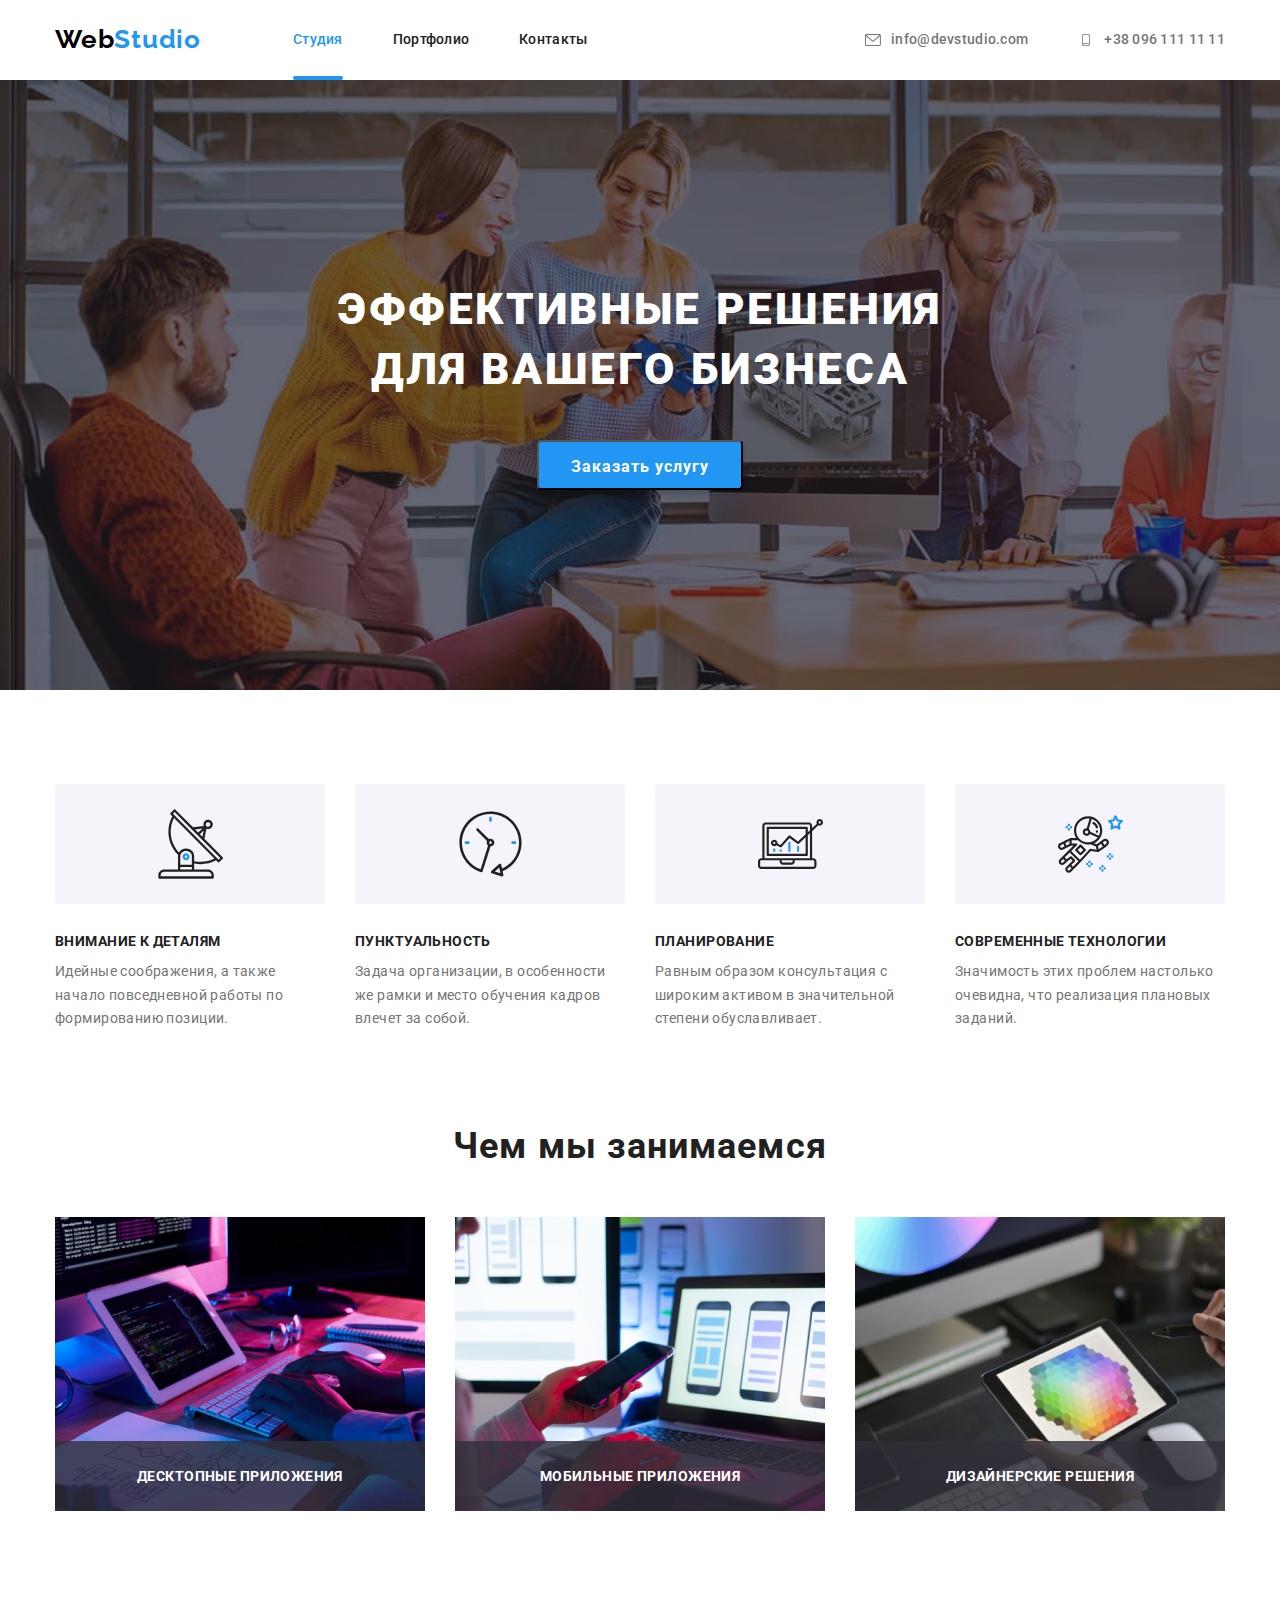
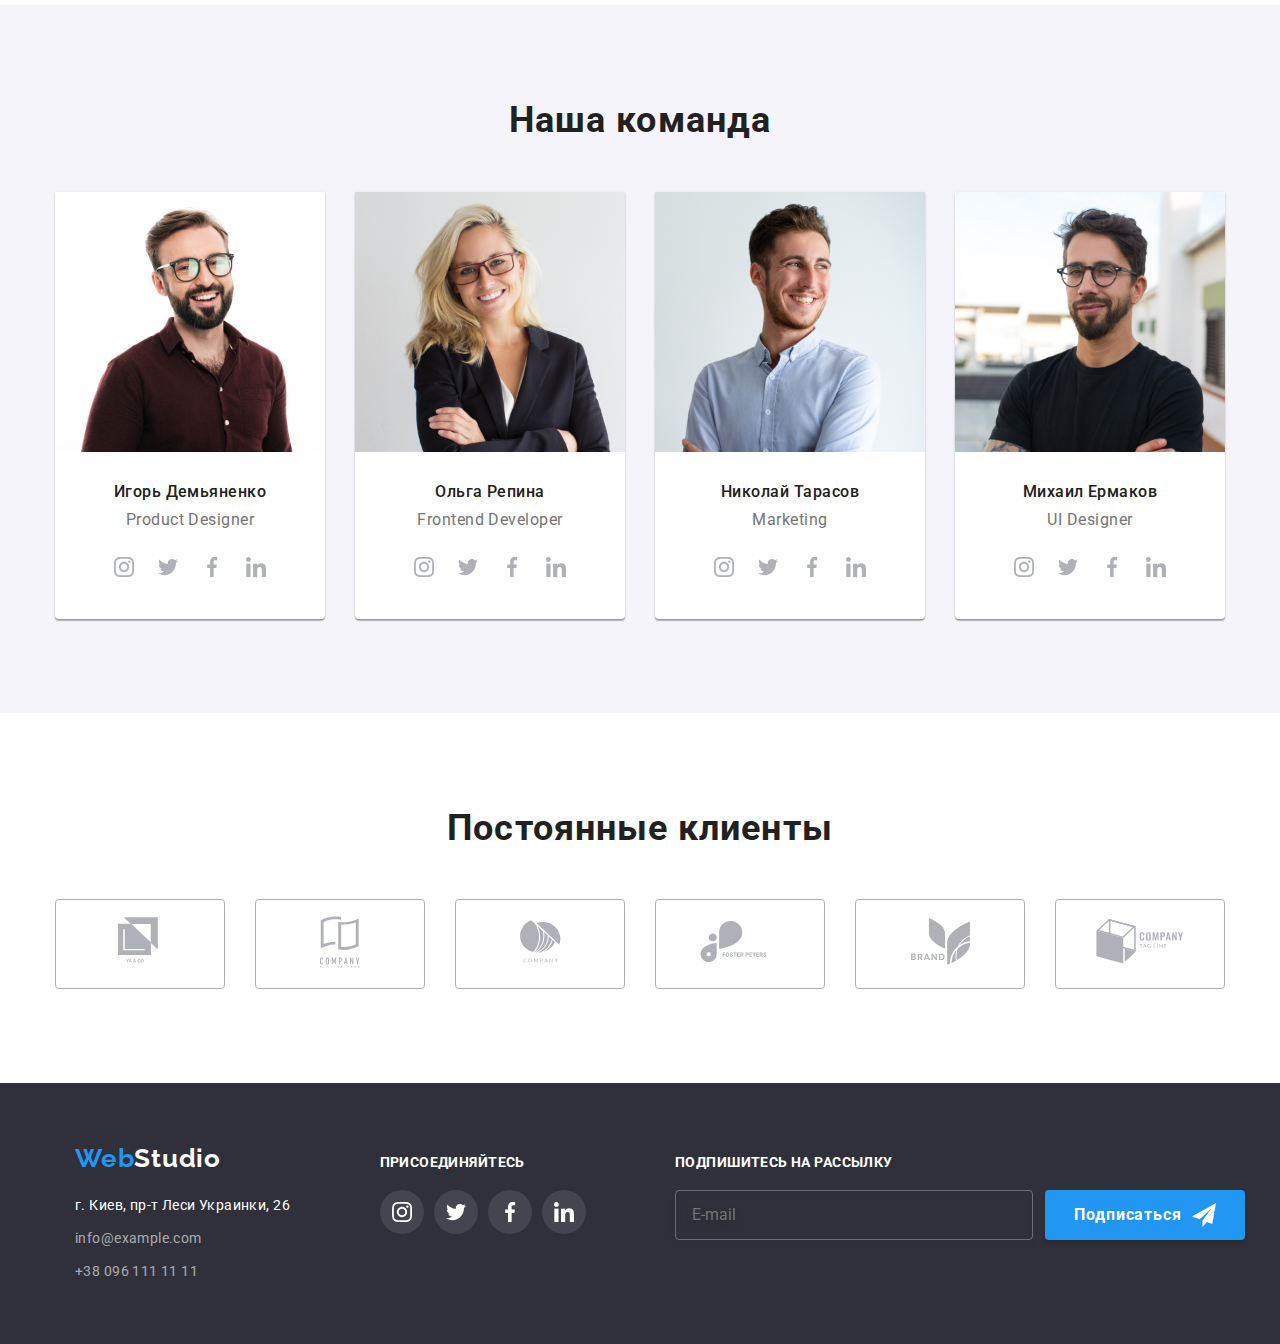
<file: index.html>
<!DOCTYPE html>
<html lang="ru">
  <head>
    <meta charset="UTF-8" />
    <meta name="viewport" content="width=device-width, initial-scale=1.0" />
    <title>Web Studio</title>
    <link href="https://fonts.googleapis.com/css2?family=Raleway:wght@700&family=Roboto:wght@400;500;700;900&display=swap"
      rel="stylesheet">
    <link rel="stylesheet" href="https://cdnjs.cloudflare.com/ajax/libs/modern-normalize/1.0.0/modern-normalize.min.css">
    <link rel="stylesheet" href="css/styles.css">
  </head>
  <body>
    
    <!--Шапка сайта-->

        <header class="header">
          <div class="container">
            <div class="header-container">
              <a class="webstudio" href="./index.html" aria-label="логотип">Web<span class="studio">Studio</span></a>
            
              <nav>
                <ul class="nav-menu list">
                  <li class="nav-li"><a href="./index.html" class="special link">Студия</a></li>
                  <li class="nav-li"><a href="./portfolio.html" class="link">Портфолио</a></li>
                  <li class="nav-li"><a href="#Контакты" class="link">Контакты</a></li>
                </ul>
              </nav>
            
              <ul class="auth-nav list">
                <li><a href="mailto:info@devstudio.com" class="auth-item email">
                  <svg class="auth-icon" width="16px" height="12">
                    <use href="./img/icons/sprite.svg#icon-envelope"></use>
                  </svg>
                  info@devstudio.com</a></li>
                <li><a href="tel:+380961111111" class="auth-item tel">
                  <svg class="auth-icon" width="16px" height="12">
                    <use href="./img/icons/sprite.svg#icon-smartphone"></use>
                  </svg>
                  +38 096 111 11 11</a></li>
              </ul>
            </div>
          </div>
        </header>

      
      <!--Эффективные решения для вашего бизнеса-->

      <main>
        <section class="main-section">
          <h1 class="main-title">Эффективные решения <br /> для вашего бизнеса</h1>
          <button type="button" data-modal-open class="button">Заказать услугу</button>
        </section>

      
        <!--Список-->

        <section class="qualities">
          <div class="container">
            <ul class="list">
              <div class="li-container">
                <li class="lii-item">
                  <div class="svg-container">
                    <svg class="qualities-icon" width="65px" height="70px">
                      <use href="./img/icons/sprite.svg#icon-sputnik"></use>
                    </svg>
                  </div>
                  <h2 class="section-title">Внимание к деталям</h2>
                  <p class="section-info">Идейные соображения, а также начало повседневной работы по формированию позиции.</p>
                </li>
              </div>
              <div class="li-container">
                <li class="lii-item">
                  <div class="svg-container">
                    <svg class="qualities-icon" width="65px" height="70px">
                      <use href="./img/icons/sprite.svg#icon-clock"></use>
                    </svg>
                  </div>
                  <h3 class="section-title">Пунктуальность</h3>
                  <p class="section-info">Задача организации, в особенности же рамки и место обучения кадров влечет за собой.</p>
                </li>
              </div>
              <div class="li-container">
                <li class="lii-item">
                  <div class="svg-container">
                    <svg class="qualities-icon" width="65px" height="70px">
                      <use href="./img/icons/sprite.svg#icon-diagram"></use>
                    </svg>
                  </div>
                  <h3 class="section-title">Планирование</h3>
                  <p class="section-info">Равным образом консультация с широким активом в значительной степени обуславливает.</p>
                </li>
              </div>
              <div class="li-container">
                <li class="lii-item">
                  <div class="svg-container">
                    <svg class="qualities-icon" width="65px" height="70px">
                      <use href="./img/icons/sprite.svg#icon-astronaut"></use>
                    </svg>
                  </div>
                <h3 class="section-title">Современные технологии</h3>
                <p class="section-info">Значимость этих проблем настолько очевидна, что реализация плановых заданий.</p>
              </li>
            </div>
            </ul>
          </div>
        </section>


        <!--Чем мы занимаемся-->

        <section class="projects">
        <div class="container">
          <h2 class="projects-title">Чем мы занимаемся</h2>
          <ul class="list">
            <li class="li-item">
              <img src="./img/img.png" alt="Photo" />
            <div class="overlay">
              <h3 class="overlay-title">Десктопные приложения</h3>
            </div>
          </li>
            <li class="li-item"><img src="./img/img1.png" alt="Photo" />
            <div class="overlay">
              <h3 class="overlay-title">Мобильные приложения</h3>
            </div>
            </li>
            <li class="li-item"><img src="./img/img2.png" alt="Photo" />
            <div class="overlay">
              <h3 class="overlay-title">Дизайнерские решения</h3>
            </div>
            </li>
          </ul>
        </div>
        </section>


        <!--Наша команда-->

        <section class="ourteam">
          <div class="container">
            <h2 class="ourteam-title">Наша команда</h2>
            <ul class="list">
              <li class="liii-item">
                <img class="img" src="./img/img3.jpg" alt="Photo" width="270" />
                <h3 class="section-title">Игорь Демьяненко</h3>
                <p class="section-info">Product Designer</p>
                <ul class="ourteam-social list">
                  <li class="ourteam-social-item"><a href="" class="ourteam-social-link">
                    <svg  class="icon">
                      <use href="./img/icons/sprite.svg#icon-instagram"></use>
                    </svg>
                    </a>
                  </li>
                  <li class="ourteam-social-item"><a href="" class="ourteam-social-link">
                    <svg class="icon">
                      <use href="./img/icons/sprite.svg#icon-twitter"></use>
                    </svg>
                  </a></li>
                  <li class="ourteam-social-item"><a href="" class="ourteam-social-link">
                    <svg class="icon">
                      <use href="./img/icons/sprite.svg#icon-facebook"></use>
                    </svg>
                  </a></li>
                  <li class="ourteam-social-item"><a href="" class="ourteam-social-link">
                    <svg class="icon">
                      <use href="./img/icons/sprite.svg#icon-linkedin"></use>
                    </svg>
                  </a></li>
                </ul>
              </li>
              <li class="liii-item">
                <img class="img" src="./img/img4.jpg" alt="Photo" width="270" />
                <h3 class="section-title">Ольга Репина</h3>
                <p class="section-info">Frontend Developer</p>
                <ul class="ourteam-social list">
                  <li class="ourteam-social-item"><a href="" class="ourteam-social-link">
                    <svg class="icon">
                      <use href="./img/icons/sprite.svg#icon-instagram"></use>
                    </svg>
                  </a></li>
                  <li class="ourteam-social-item"><a href="" class="ourteam-social-link">
                    <svg class="icon">
                      <use href="./img/icons/sprite.svg#icon-twitter"></use>
                    </svg>
                  </a></li>
                  <li class="ourteam-social-item"><a href="" class="ourteam-social-link">
                    <svg class="icon">
                      <use href="./img/icons/sprite.svg#icon-facebook"></use>
                    </svg>
                  </a></li>
                  <li class="ourteam-social-item"><a href="" class="ourteam-social-link">
                    <svg class="icon">
                      <use href="./img/icons/sprite.svg#icon-linkedin"></use>
                    </svg>
                  </a></li>
                </ul>
              </li>
              <li class="liii-item">
                <img class="img" src="./img/img5.jpg" alt="Photo" width="270" />
                <h3 class="section-title">Николай Тарасов</h3>
                <p class="section-info">Marketing</p>
                <ul class="ourteam-social list">
                  <li class="ourteam-social-item"><a href="" class="ourteam-social-link">
                    <svg class="icon">
                      <use href="./img/icons/sprite.svg#icon-instagram"></use>
                    </svg>
                  </a></li>
                  <li class="ourteam-social-item"><a href="" class="ourteam-social-link">
                    <svg class="icon">
                      <use href="./img/icons/sprite.svg#icon-twitter"></use>
                    </svg>
                  </a></li>
                  <li class="ourteam-social-item"><a href="" class="ourteam-social-link">
                    <svg class="icon">
                      <use href="./img/icons/sprite.svg#icon-facebook"></use>
                    </svg>
                  </a></li>
                  <li class="ourteam-social-item"><a href="" class="ourteam-social-link">
                    <svg class="icon">
                      <use href="./img/icons/sprite.svg#icon-linkedin"></use>
                    </svg>
                  </a></li>
                </ul>
              </li>
              <li class="liii-item">
                <img class="img" src="./img/img6.jpg" alt="Photo" width="270" />
                <h3 class="section-title">Михаил Ермаков</h3>
                <p class="section-info">UI Designer</p>
                <ul class="ourteam-social list">
                  <li class="ourteam-social-item"><a href="" class="ourteam-social-link">
                    <svg class="icon">
                      <use href="./img/icons/sprite.svg#icon-instagram"></use>
                    </svg>
                  </a></li>
                  <li class="ourteam-social-item"><a href="" class="ourteam-social-link">
                    <svg class="icon">
                      <use href="./img/icons/sprite.svg#icon-twitter"></use>
                    </svg>
                  </a></li>
                  <li class="ourteam-social-item"><a href="" class="ourteam-social-link">
                    <svg class="icon">
                      <use href="./img/icons/sprite.svg#icon-facebook"></use>
                    </svg>
                  </a></li>
                  <li class="ourteam-social-item"><a href="" class="ourteam-social-link">
                    <svg class="icon">
                      <use href="./img/icons/sprite.svg#icon-linkedin"></use>
                    </svg>
                  </a></li>
                </ul>
              </li>
            </ul>
          </div>
        </section>

          <!--Постоянные клиенты-->

        <section class="clients">
          <div class="container">
            <h2 class="clients-title">Постоянные клиенты</h2>
            <ul class="list">
              <li class="clients-item">
                <a href="">
                  <svg class="clients-icon" width="44px" height="49px">
                    <use href="./img/icons/sprite.svg#icon-logo"></use>
                  </svg>
                </a>
              </li>
              <li class="clients-item">
                <a href="">
                  <svg class="clients-icon" width="40px" height="52px">
                    <use href="./img/icons/sprite.svg#icon-logo1"></use>
                  </svg>
                </a>
              </li>
              <li class="clients-item">
                <a href="">
                  <svg class="clients-icon" width="41px" height="43px">
                    <use href="./img/icons/sprite.svg#icon-logo2"></use>
                  </svg>
                </a>
              </li>
              <li class="clients-item">
                <a href="">
                  <svg class="clients-icon" width="80px" height="42px">
                    <use href="./img/icons/sprite.svg#icon-logo3"></use>
                  </svg>
                </a>
              </li>
              <li class="clients-item">
                <a href="">
                  <svg class="clients-icon" width="59px" height="47px">
                    <use href="./img/icons/sprite.svg#icon-logo4"></use>
                  </svg>
                </a>
              </li>
              <li class="clients-item">
                <a href="">
                  <svg class="clients-icon" width="88px" height="45px">
                    <use href="./img/icons/sprite.svg#icon-logo5"></use>
                  </svg>
                </a>
              </li>
            </ul>
          </div>
        </section>
     </main>

      <!--Підвал-->

      <footer class="footer">
        <div class="container">

          <!-- 1 СЕКЦІЯ -->
          <div class="footer-container">
            <a href="./index.html" class="webstudio-footer">Web<span class="logo">Studio</span></a>
            <address class="adress-footer">
              <p class="street">г. Киев, пр-т Леси Украинки, 26</p>
              <p class="mmail"><a href="mailto:info@example.com" class="foooter-info">info@example.com</a></p>
              <p><a href="tel:+380961111111" class="foooter-info">+38 096 111 11 11</a></p>
            </address>
          </div>

          <!-- 2 СЕКЦІЯ -->
          <div class="footerr-container">
            <h3 class="footer-title">присоединяйтесь</h3>
            <ul class="list">
              <li class="footer-item">
                <a href="" class="footer-link">
                  <svg class="icon">
                    <use href="./img/icons/sprite.svg#icon-instagram"></use>
                  </svg>
                </a>
              </li>
              <li class="footer-item">
                <a href="" class="footer-link">
                  <svg class="icon">
                    <use href="./img/icons/sprite.svg#icon-twitter"></use>
                  </svg>
                </a>
              </li>
              <li class="footer-item">
                <a href="" class="footer-link">
                  <svg class="icon">
                    <use href="./img/icons/sprite.svg#icon-facebook"></use>
                  </svg>
                </a>
              </li>
              <li class="footer-item">
                <a href="" class="footer-link">
                  <svg class="icon">
                    <use href="./img/icons/sprite.svg#icon-linkedin"></use>
                  </svg>
                </a>
              </li>
            </ul>
          </div>

          <!-- 3 СЕКЦІЯ -->
          <div class="footerrr-container">
            <h3 class="footer-title">Подпишитесь на рассылку</h3>
            <form action="#" class="footer-form">
              <input type="email" class="footer-input" name="user-email" placeholder="E-mail">
              <button type="submit" class="footer-btn">Подписаться
                <svg class="icon-send" width="24" height="24">
                  <use href="./img/icon/sprite.svg#icon-send"></use>
                </svg>
              </button>
            </form>
          </div>

        </div>
      </footer>

          <!-- BACKDROP -->

      <div class="backdrop is-hidden" data-modal>
        <div class="modal">
          <button type="button" class="close-modal" data-modal-close>
            <svg class="backdrop-icon" width="18px" height="18px">
              <use href="./img/icons/sprite.svg#icon-close-modal"></use>
            </svg>
          </button>
          <h3 class="modal-title">Оставьте свои данные, мы вам перезвоним</h3>
          <form action="#" class="modal-form">

            <div class="modal-form-field">
            <label class="modal-label" for="user-name">Имя</label>
            <input type="text" name="user-name" id="user-name" class="modal-input">
            <svg class="modal-icon">
              <use href="./img/icon/sprite.svg#icon-person"></use>
            </svg>
            </div>
            
            <div class="modal-form-field">
              <label class="modal-label" for="user-tell">Телефон</label>
              <input type="tel" name="user-tell" id="user-tell" class="modal-input">
              <svg class="modal-icon">
                <use href="./img/icon/sprite.svg#icon-tell"></use>
              </svg>
            </div>
                        
            <div class="modal-form-field">
              <label class="modal-label" for="user-email">Почта</label>
              <input type="email" name="user-email" id="user-email" class="modal-input">
              <svg class="modal-icon">
                <use href="./img/icon/sprite.svg#icon-email"></use>
              </svg>
            </div>
                  
            <div class="modal-form-field">
              <label for="user-message" class="modal-label">Комментарий</label>
              <textarea name="user-message" id="user-message" class="modal-textarea"></textarea>
            </div>
              
            <div class="policy-field">
              <input type="checkbox" name="user-policy" id="user-policy" class="modal-checkbox visually-hidden">
              <label for="user-policy" class="modal-label-policy"><span>Соглашаюсь с рассылкой и принимаю <a href="">Условия
                договора</a></span></label>
              <button type="submit" class="modal-btn">Отправить</button>
            </div>
                                     
            </form>
        </div>
      </div>
<script src="./js/modal.js"></script>

  </body>
</html>
</file>
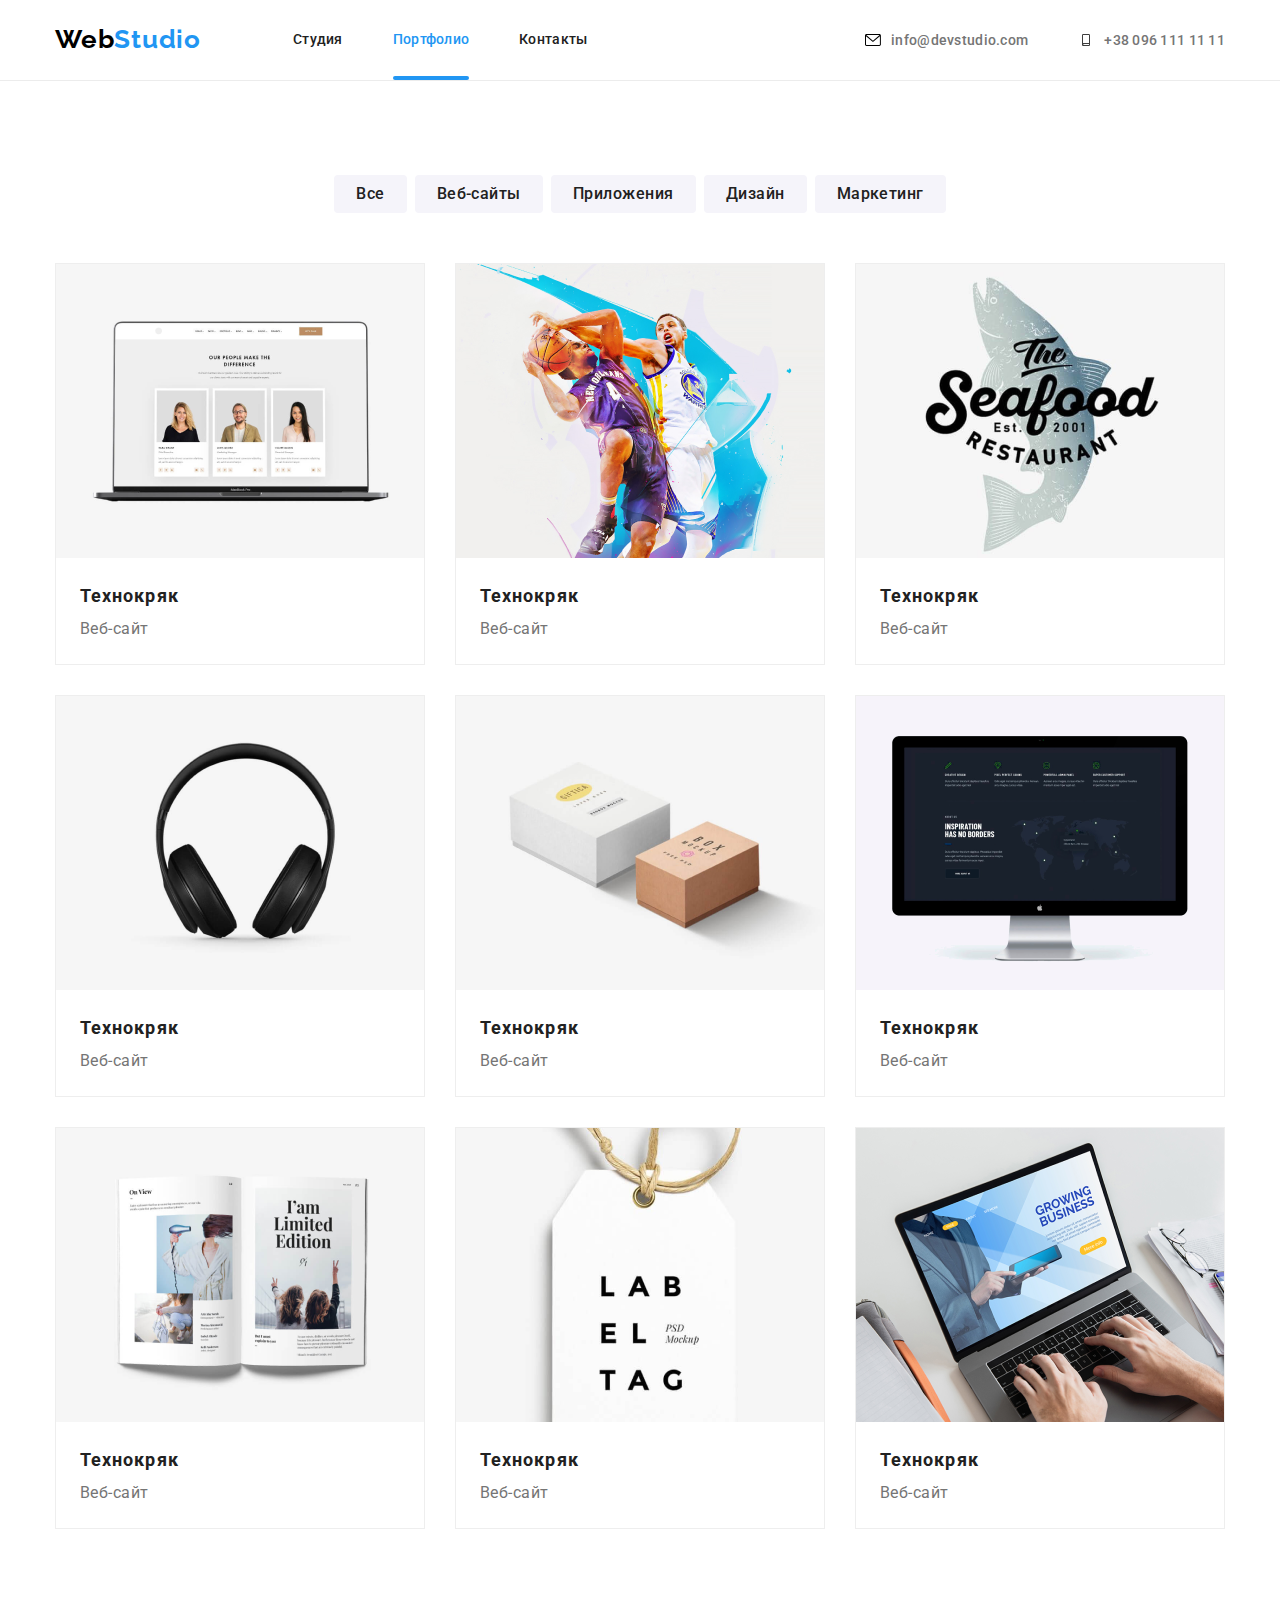
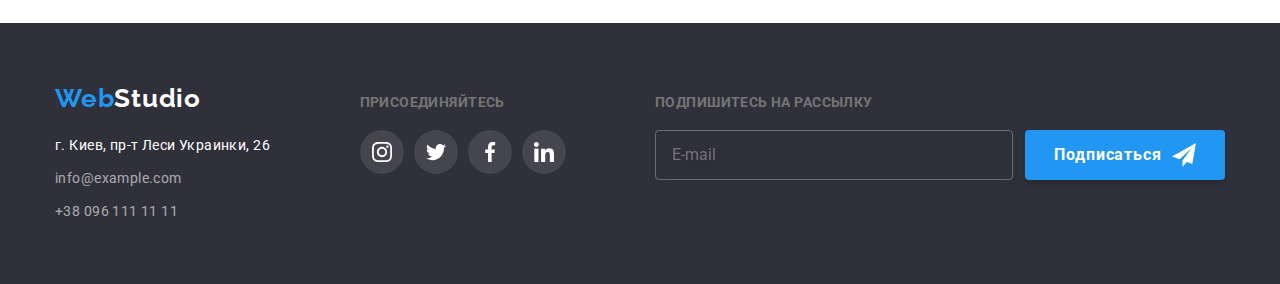
<file: portfolio.html>
<!DOCTYPE html>
<html lang="ru">
  <head>
    <meta charset="UTF-8" />
    <meta name="viewport" content="width=device-width, initial-scale=1.0" />
    <title>Портфолио</title>
    <link href="https://fonts.googleapis.com/css2?family=Raleway:wght@700&family=Roboto:wght@400;500;700;900&display=swap"
      rel="stylesheet">
    <link rel="stylesheet" href="https://cdnjs.cloudflare.com/ajax/libs/modern-normalize/1.0.0/modern-normalize.min.css">
    <link rel="stylesheet" href="./css/portfolio.css">
  </head>

  <body>
    
      <!--Шапка сайта-->

      <header class="header">
        <div class="container">
          <div class="header-container">
            <a class="webstudio" href="./index.html" aria-label="логотип">Web<span class="studio">Studio</span></a>
      
            <nav>
              <ul class="nav-menu list">
                <li><a href="./index.html" class="link">Студия</a></li>
                <li><a href="./portfolio.html" class="special link">Портфолио</a></li>
                <li><a href="#Контакты" class="link">Контакты</a></li>
              </ul>
            </nav>
      
            <ul class="auth-nav list">
              <li><a href="mailto:info@devstudio.com" class="auth-item email">
                  <svg class="auth-icon" width="16px" height="12">
                    <use href="./img/icons/sprite.svg#icon-envelope"></use>
                  </svg>
                  info@devstudio.com</a></li>
              <li><a href="tel:+380961111111" class="auth-item tel">
                  <svg class="auth-icon" width="16px" height="12">
                    <use href="./img/icons/sprite.svg#icon-smartphone"></use>
                  </svg>
                  +38 096 111 11 11</a></li>
            </ul>
          </div>
        </div>
      </header>

      <main class="main">
         <!--Меню кнопок-->
        <section class="main-section">
          <div class="container">
            <ul class="button-list list">
              <li class="lii-item"><button type="button" class="button">Все</button></li>
              <li class="lii-item"><button type="button" class="button">Веб-сайты</button></li>
              <li class="lii-item"><button type="button" class="button">Приложения</button></li>
              <li class="lii-item"><button type="button" class="button">Дизайн</button></li>
              <li class="lii-item"><button type="button" class="button">Маркетинг</button></li>
            </ul>
                    

          <!--Проекти-->
          
            <div class="projects">
              <ul class="list">
                <li class="li-item">
                  <div class="projects-overlay">
                  <img class="img" src="./img/img7.png" alt="Photo" width="370">
                    <p class="paragraph">Технокряк это современная площадка распространения коронавируса. Компании используют эту платформу для цифрового
                    шпионажа и атак на защищённые сервера конкурентов.</p>
                  </div>
                  <div class="projects-info">
                    <h3 class="section-title">Технокряк</h3>
                    <p class="section-info">Веб-сайт</p>
                  </div>
                </li>
                <li class="li-item">
                  <div class="projects-overlay">
                    <img class="img" src="./img/img8.png" alt="Photo" width="370">
                    <p class="paragraph">Технокряк это современная площадка распространения коронавируса. Компании используют эту
                      платформу для цифрового
                      шпионажа и атак на защищённые сервера конкурентов.</p>
                  </div>
                  <div class="projects-info">
                    <h3 class="section-title">Технокряк</h3>
                    <p class="section-info">Веб-сайт</p>
                  </div>
                </li>
                <li class="li-item">
                  <div class="projects-overlay">
                    <img class="img" src="./img/img9.png" alt="Photo" width="370">
                    <p class="paragraph">Технокряк это современная площадка распространения коронавируса. Компании используют эту
                      платформу для цифрового
                      шпионажа и атак на защищённые сервера конкурентов.</p>
                  </div>
                  <div class="projects-info">
                    <h3 class="section-title">Технокряк</h3>
                    <p class="section-info">Веб-сайт</p>
                  </div>
                </li>
                <li class="li-item">
                  <div class="projects-overlay">
                    <img class="img" src="./img/img10.png" alt="Photo" width="370">
                    <p class="paragraph">Технокряк это современная площадка распространения коронавируса. Компании используют эту
                      платформу для цифрового
                      шпионажа и атак на защищённые сервера конкурентов.</p>
                  </div>
                  <div class="projects-info">
                    <h3 class="section-title">Технокряк</h3>
                    <p class="section-info">Веб-сайт</p>
                  </div>
                </li>
                <li class="li-item">
                  <div class="projects-overlay">
                    <img class="img" src="./img/img11.png" alt="Photo" width="370">
                    <p class="paragraph">Технокряк это современная площадка распространения коронавируса. Компании используют эту
                      платформу для цифрового
                      шпионажа и атак на защищённые сервера конкурентов.</p>
                  </div>
                  <div class="projects-info">
                    <h3 class="section-title">Технокряк</h3>
                    <p class="section-info">Веб-сайт</p>
                  </div>
                </li>
                <li class="li-item">
                  <div class="projects-overlay">
                    <img class="img" src="./img/img12.png" alt="Photo" width="370">
                    <p class="paragraph">Технокряк это современная площадка распространения коронавируса. Компании используют эту
                      платформу для цифрового
                      шпионажа и атак на защищённые сервера конкурентов.</p>
                  </div>
                  <div class="projects-info">
                    <h3 class="section-title">Технокряк</h3>
                    <p class="section-info">Веб-сайт</p>
                  </div>
                </li>
                <li class="li-item">
                  <div class="projects-overlay">
                    <img class="img" src="./img/img13.png" alt="Photo" width="370">
                    <p class="paragraph">Технокряк это современная площадка распространения коронавируса. Компании используют эту
                      платформу для цифрового
                      шпионажа и атак на защищённые сервера конкурентов.</p>
                  </div>
                  <div class="projects-info">
                    <h3 class="section-title">Технокряк</h3>
                    <p class="section-info">Веб-сайт</p>
                  </div>
                </li>
                <li class="li-item">
                  <div class="projects-overlay">
                    <img class="img" src="./img/img14.png" alt="Photo" width="370">
                    <p class="paragraph">Технокряк это современная площадка распространения коронавируса. Компании используют эту
                      платформу для цифрового
                      шпионажа и атак на защищённые сервера конкурентов.</p>
                  </div>
                  <div class="projects-info">
                    <h3 class="section-title">Технокряк</h3>
                    <p class="section-info">Веб-сайт</p>
                  </div>
                </li>
                <li class="li-item">
                  <div class="projects-overlay">
                    <img class="img" src="./img/img15.png" alt="Photo" width="370">
                    <p class="paragraph">Технокряк это современная площадка распространения коронавируса. Компании используют эту
                      платформу для цифрового
                      шпионажа и атак на защищённые сервера конкурентов.</p>
                  </div>
                  <div class="projects-info">
                    <h3 class="section-title">Технокряк</h3>
                    <p class="section-info">Веб-сайт</p>
                  </div>
                </li>
              </ul>
            </div>

          </div>
        </section>
      </main>

      <!--Підвал-->
      <footer class="footer">
        <div class="container">

          <!-- 1 СЕКЦІЯ -->
          <div class="footer-container">
            <a href="./index.html" class="webstudio-footer">Web<span class="logo">Studio</span></a>
            <address class="adress-footer">
              <p class="street">г. Киев, пр-т Леси Украинки, 26</p>
              <p class="mmail"><a href="mailto:info@example.com" class="foooter-info">info@example.com</a></p>
              <p><a href="tel:+380961111111" class="foooter-info">+38 096 111 11 11</a></p>
            </address>
          </div>

          <!-- 2 СЕКЦІЯ -->
          <div class="footerr-container">
            <h3 class="footer-title">присоединяйтесь</h3>
            <ul class="list">
              <li class="footer-item">
                <a href="" class="footer-link">
                  <svg class="icon">
                    <use href="./img/icons/sprite.svg#icon-instagram"></use>
                  </svg>
                </a>
              </li>
              <li class="footer-item">
                <a href="" class="footer-link">
                  <svg class="icon">
                    <use href="./img/icons/sprite.svg#icon-twitter"></use>
                  </svg>
                </a>
              </li>
              <li class="footer-item">
                <a href="" class="footer-link">
                  <svg class="icon">
                    <use href="./img/icons/sprite.svg#icon-facebook"></use>
                  </svg>
                </a>
              </li>
              <li class="footer-item">
                <a href="" class="footer-link">
                  <svg class="icon">
                    <use href="./img/icons/sprite.svg#icon-linkedin"></use>
                  </svg>
                </a>
              </li>
            </ul>
          </div>

          <!-- 3 СЕКЦІЯ -->
          <div class="footerrr-container">
            <h3 class="footer-title">Подпишитесь на рассылку</h3>
            <form action="#" class="footer-form">
              <input type="email" class="footer-input" name="user-email" placeholder="E-mail">
              <button type="submit" class="footer-btn">Подписаться
                <svg class="icon-send" width="24" height="24">
                  <use href="./img/icon/sprite.svg#icon-send"></use>
                </svg>
              </button>
            </form>
          </div>
        </div>
      </footer>
  </body>
</html>
</file>
<file: css/styles.css>
html {
  box-sizing: border-box;
}

* {
  margin: 0;
  padding: 0;
}

*,
*::before,
*::after {
  box-sizing: inherit;
  /* outline: 2px solid rgb(51, 18, 128); */
  /* none - щоб забрати рамку */
}

img {
  display: block;
}

:root {
  --primary-text-color: rgba(117, 117, 117, 1);
  --title-text-color: rgba(33, 33, 33, 1);
  --text-hover-focus: rgba(33, 150, 243, 1);
  --footer-text: rgba(255, 255, 255, 0.6);
  --main-footer-background-color: rgba(47, 48, 58, 1);
  --white-color: #ffffff;
  --secondary-text-color: rgba(255, 255, 255, 1);
  --time-distribution-function: cubic-bezier(0.4, 0, 0.2, 1);
}

/* var(--primary-text-color)  */
/* var(--title-text-color) */
/* var(--text-hover-focus) */
/* var(--footer-text) */
/* var(--main-footer-background-color) */
/* var(--white-color) */
/* var(--secondary-text-color) */

body {
  background-color: #ffffff;
  color: var(--primary-text-color);
  font-family: "Roboto", sans-serif;
  letter-spacing: 0.03em;
  /* max-width: 1600px; */
}

.container {
  width: 1200px;
  padding-right: 15px;
  padding-left: 15px;
  margin: 0 auto;
}

/* LOGO */

.webstudio {
  width: 145px;
  height: 31px;
  color: #000000;
  text-decoration: none;
  font-family: "Raleway", sans-serif;
  font-style: normal;
  font-weight: bold;
  font-size: 26px;
  line-height: 1.19;
  /* identical to box height */
  letter-spacing: 0.03em;
  margin-right: 93px;
}

.studio {
  color: #2196f3;
}

.list {
  list-style: none;
}

/* NAVIGATION */

.nav-menu {
  display: flex;
  max-width: 294px;
}

.nav-menu .link {
  font-style: normal;
  font-weight: 500;
  font-size: 14px;
  line-height: 1.14;
  letter-spacing: 0.02em;
  color: var(--title-text-color);
  text-decoration: none;
  position: relative;
  display: block;
  padding-top: 32px;
  padding-bottom: 32px;
}

.nav-menu .special {
  color: var(--text-hover-focus);
}

.nav-menu .link:hover,
.nav-menu .link:focus {
  color: var(--text-hover-focus);
  transition: 250ms var(--time-distribution-function);
}

.nav-menu .link::after {
  content: "";
  position: absolute;
  display: block;
  left: 0;
  bottom: 0;
  width: 100%;
  height: 4px;

  background: var(--text-hover-focus);
  border-radius: 2px;
  transform: scaleX(0);
  transition: 250ms var(--time-distribution-function);
}

.nav-menu .link:hover::after,
.nav-menu .link:focus::after {
  transform: scaleX(1);
}

.nav-menu .special::after {
  content: "";
  position: absolute;
  display: block;
  left: 0;
  bottom: 0;
  width: 100%;
  height: 4px;

  background: var(--text-hover-focus);
  border-radius: 2px;
  transform: scaleX(1);
}

.nav-menu .link:hover::after,
.nav-menu .link:focus::after {
  transform: scaleX(1);
}

nav ul li:not(:last-child) {
  margin-right: 50px;
}

/* КОНТАКТИ */

.auth-item {
  color: var(--primary-text-color);
  text-decoration: none;
  font-weight: 500;
  font-size: 14px;
  line-height: 1.14;
  letter-spacing: 0.02em;
}

.auth-item:hover,
.auth-item:focus {
  color: var(--text-hover-focus);
  transition: 250ms var(--time-distribution-function);
}

.header-container {
  display: flex;
  align-items: flex-start;
  align-items: center;
}

/* .header {
  padding-top: 24px;
  padding-bottom: 25px;
} */

.auth-nav {
  display: flex;
  margin-left: auto;
}

.auth-item {
  display: flex;
  justify-content: center;
  align-items: center;
}

.tel {
  margin-left: 50px;
}

.auth-icon {
  margin-right: 10px;
  fill: var(--primary-text-color);
}

.auth-item:hover .auth-icon {
  fill: var(--text-hover-focus);
}

/* HERO */

.main-section {
  background-image: linear-gradient(
      rgba(47, 48, 58, 0.4),
      rgba(47, 48, 58, 0.4)
    ),
    url("../img/icons/logo-min.jpg");
  background-size: cover;
  background-repeat: no-repeat;
  text-align: center;
  padding-bottom: 200px;
  padding-top: 200px;
}

.main-title {
  font-size: 44px;
  font-style: normal;
  font-weight: 900;
  line-height: 1.36;
  letter-spacing: 0.06em;
  /* text-align: center; */
  text-transform: uppercase;
  color: var(--secondary-text-color);
  margin-bottom: 40px;
}

.button {
  /* margin-left: auto;
  margin-right: auto; */
  display: inline-block;
  min-width: 200px;
  height: 50px;
  padding: 10px 32px;

  font-style: normal;
  font-weight: bold;
  font-size: 16px;
  line-height: 1.875;
  /* display: flex;
  align-items: center; */
  text-align: center;
  letter-spacing: 0.06em;
  color: var(--white-color);
  background: var(--text-hover-focus);
  box-shadow: 0px 4px 4px rgba(0, 0, 0, 0.15);
  border-radius: 4px;
}

/* QUALITIES */

.qualities {
  padding-top: 94px;
  padding-bottom: 47px;
}

.qualities .list {
  display: flex;
  justify-content: space-between;
}

.lii-item {
  width: 270px;
  display: flex;
  flex-direction: column;
}

.lii-item:not(:last-child) {
  margin-right: 30px;
}

.section-title {
  margin-bottom: 50px;
  color: var(--title-text-color);
}

.section-info {
  color: var(--primary-text-color);
}

.qualities .section-title {
  margin-bottom: 10px;
  font-style: normal;
  font-weight: bold;
  font-size: 14px;
  line-height: 1.14;
  letter-spacing: 0.03em;
  text-transform: uppercase;
}

.qualities .section-info {
  font-style: normal;
  font-weight: normal;
  font-size: 14px;
  line-height: 1.71;
  /* or 171% */
  letter-spacing: 0.03em;
}

.svg-container {
  height: 120px;
  width: 270px;
  border-radius: 4px;
  margin-bottom: 30px;
  display: flex;
  justify-content: center;
  align-items: center;
  background-color: rgba(245, 244, 250, 1);
}

/* ЧЕМ МЫ ЗАНИМАЕМСЯ!!! */

.projects {
  padding-top: 47px;
  padding-bottom: 94px;
}

.projects-title {
  font-style: normal;
  font-weight: bold;
  font-size: 36px;
  line-height: 1.17;
  text-align: center;
  letter-spacing: 0.03em;
  margin-bottom: 50px;
  color: var(--title-text-color);
}

.projects .list {
  display: flex;
  justify-content: center;
  font-size: 0;
}

.li-item {
  display: block;
  width: 370px;
  position: relative;
}

.li-item:not(:last-child) {
  margin-right: 30px;
}

.overlay {
  position: absolute;
  bottom: 0;
  left: 0;
  width: 370px;
  height: 70px;
  background: rgba(47, 48, 58, 0.8);
  padding-top: 27px;
  padding-bottom: 27px;
}

.overlay-title {
  font-style: normal;
  font-weight: bold;
  font-size: 14px;
  line-height: 16px;
  text-align: center;
  letter-spacing: 0.03em;
  text-transform: uppercase;
  color: #ffffff;
}

/* НАША КОМАНДА!!! */

.ourteam-title {
  font-style: normal;
  font-weight: bold;
  font-size: 36px;
  line-height: 1.17;
  text-align: center;
  letter-spacing: 0.03em;
  margin-bottom: 50px;
  color: var(--title-text-color);
}

.ourteam .section-title {
  font-weight: 500;
  font-size: 16px;
  line-height: 19px;
  /* identical to box height */

  text-align: center;
  letter-spacing: 0.03em;

  margin-bottom: 10px;
}

.ourteam .section-info {
  text-align: center;
  margin-bottom: 16px;
}

.ourteam {
  background: rgba(245, 244, 250, 1);
  padding-bottom: 94px;
  padding-top: 94px;
}

.ourteam .img {
  margin-bottom: 30px;
}

.ourteam .list {
  display: flex;
  justify-content: center;
}

.liii-item {
  display: block;
  width: 370px;
  /* height: 368px; */
  background: #ffffff;
  /* material shadow v1 */

  box-shadow: 0px 1px 3px rgba(0, 0, 0, 0.12), 0px 1px 1px rgba(0, 0, 0, 0.14),
    0px 2px 1px rgba(0, 0, 0, 0.2);
  border-radius: 0px 0px 4px 4px;
  padding-bottom: 30px;
}

.liii-item:not(:last-child) {
  margin-right: 30px;
}

.ourteam-social {
  display: flex;
  justify-content: space-between;
}

.ourteam-social-link {
  width: 44px;
  height: 44px;
  background-color: #ffffff;
  border-radius: 50%;
  display: flex;
  justify-content: center;
  align-items: center;
}

.icon {
  width: 20px;
  height: 20px;
}

.ourteam-social-link:hover,
.ourteam-social-link:focus {
  background-color: var(--text-hover-focus);
  transition: 250ms var(--time-distribution-function);
}

.ourteam-social-link:hover .icon,
.ourteam-social-link:focus .icon {
  fill: var(--secondary-text-color);
  transition: 250ms var(--time-distribution-function);
}

.icon {
  fill: rgba(175, 177, 184, 1);
}

/* ПОСТОЯННЫЕ КЛИЕНТЫ */

.clients {
  padding-bottom: 94px;
  padding-top: 94px;
}

.clients-title {
  font-style: normal;
  font-weight: bold;
  font-size: 36px;
  line-height: 42px;
  text-align: center;
  letter-spacing: 0.03em;
  color: var(--title-text-color);
  margin-bottom: 50px;
}

.clients .list {
  display: flex;
  justify-content: space-between;
}

.clients-item {
  width: 170px;
  height: 90px;
  border: 1px solid #afb1b8;
  box-sizing: border-box;
  border-radius: 4px;
  display: flex;
  justify-content: center;
  align-items: center;
}

.clients-item:hover,
.clients-item:focus {
  border-color: #2196f3;
}

.clients-icon {
  fill: rgba(175, 177, 184, 1);
}

.clients-item:hover .clients-icon,
.clients-item:focus .clients-icon {
  fill: var(--text-hover-focus);
  transition: 250ms var(--time-distribution-function);
}

/* ПІДВАЛ*/

.footer {
  background: var(--main-footer-background-color);
  padding: 60px;
  padding-top: 60px;
}

.webstudio-footer {
  display: inline-block;
  font-family: "Raleway", sans-serif;
  font-style: normal;
  font-weight: bold;
  font-size: 26px;
  line-height: 1.19;
  /* identical to box height */

  letter-spacing: 0.03em;

  color: #2196f3;
  text-decoration: none;
  margin-bottom: 20px;
}

.logo {
  color: var(--white-color);
}

.street {
  display: inline-block;
  font-style: normal;
  font-weight: normal;
  font-size: 14px;
  line-height: 1.71;
  /* or 171% */

  letter-spacing: 0.03em;
  color: var(--secondary-text-color);
  margin-bottom: 9px;
}

.foooter-info {
  display: inline-block;
  font-style: normal;
  font-weight: normal;
  font-size: 14px;
  line-height: 1.71;
  /* or 171% */
  text-decoration: none;
  letter-spacing: 0.03em;

  color: var(--footer-text);
}

.mmail {
  display: inline-block;
  margin-bottom: 9px;
}

.footer-container {
  display: flex;
  flex-direction: column;
}

.adress-footer {
  display: flex;
  flex-direction: column;
}

/* 2 СЕКЦІЯ */

.footer-title {
  font-style: normal;
  font-weight: bold;
  font-size: 14px;
  line-height: 16px;
  letter-spacing: 0.03em;
  text-transform: uppercase;
  color: var(--secondary-text-color);
  margin-bottom: 20px;
}

.footer .container {
  display: flex;
  justify-content: space-between;
  align-items: baseline;
}

.footerr-container {
  width: 206px;
}

.footerr-container .list {
  display: flex;
  justify-content: space-between;
}

.footer-link {
  width: 44px;
  height: 44px;
  background: rgba(255, 255, 255, 0.1);
  border-radius: 50%;
  display: flex;
  justify-content: center;
  align-items: center;
}

.footer-link:hover,
.footer-link:hover {
  background-color: var(--text-hover-focus);
  transition: 250ms var(--time-distribution-function);
}

.footer-link .icon {
  fill: #ffffff;
}

/* 3 СЕКЦІЯ */

.footer-form {
  display: flex;
  justify-content: center;
  align-items: center;
}

.footer-input {
  width: 358px;
  height: 50px;
  border: 1px solid rgba(255, 255, 255, 0.3);
  box-sizing: border-box;
  filter: drop-shadow(0px 4px 4px rgba(0, 0, 0, 0.15));
  border-radius: 4px;
  background: transparent;
  padding-left: 16px;
  color: var(--secondary-text-color);
}

.footer-btn {
  width: 200px;
  height: 50px;
  box-shadow: 0px 4px 4px rgba(0, 0, 0, 0.15);
  border-radius: 4px;
  background-color: var(--text-hover-focus);
  border: none;
  margin-left: 12px;
  font-style: normal;
  font-weight: bold;
  font-size: 16px;
  line-height: 30px;
  letter-spacing: 0.06em;
  color: #ffffff;

  display: flex;
  justify-content: center;
  align-items: center;
}

.icon-send {
  fill: #ffffff;
  margin-left: 10px;
}

/* BACKDROP */

.backdrop {
  position: fixed;
  top: 0;
  left: 0;
  width: 100%;
  height: 100%;
  background: rgba(0, 0, 0, 0.2);
  transition: all 1000ms linear;
}

.modal {
  width: 528px;
  background: #ffffff;
  box-shadow: 0px 1px 3px rgba(0, 0, 0, 0.12), 0px 1px 1px rgba(0, 0, 0, 0.14),
    0px 2px 1px rgba(0, 0, 0, 0.2);
  border-radius: 4px;

  position: absolute;
  top: 50%;
  left: 50%;
  transform: translate(-50%, -50%);
  padding-left: 40px;
  padding-right: 40px;
  padding-top: 40px;
  padding-bottom: 40px;
}

.close-modal {
  width: 30px;
  height: 30px;
  border-radius: 50%;
  background: #ffffff;
  border: 1px solid rgba(0, 0, 0, 0.1);

  position: absolute;
  cursor: pointer;
  top: 8px;
  right: 8px;

  display: flex;
  justify-content: center;
  align-items: center;
}

.close-modal:hover,
.close-modal:focus {
  fill: var(--text-hover-focus);
}

.is-hidden {
  opacity: 0;
  visibility: hidden;
  pointer-events: none;
}

/* ВІКНО КНОПКИ */

.modal-form-field {
  position: relative;
  margin-bottom: 28px;
  width: 448px;
}

.modal-form {
  display: flex;
  flex-direction: column;
  align-items: center;
}

.modal-input {
  width: 100%;
  height: 40px;
  left: 576px;
  top: 382px;
  border: 1px solid rgba(33, 33, 33, 0.2);
  border-radius: 4px;
  padding-left: 42px;
}

.modal-input:focus,
.modal-textarea:focus {
  outline: none;
  border-color: var(--text-hover-focus);
}

.modal-input:focus + .modal-icon {
  fill: var(--text-hover-focus);
}

.modal-textarea {
  width: 100%;
  height: 120px;
  border: 1px solid rgba(33, 33, 33, 0.2);
  box-sizing: border-box;
  border-radius: 4px;
  resize: none;
  padding: 12px 16px;
}

.modal-icon {
  width: 18px;
  height: 18px;
  position: absolute;
  top: 50%;
  left: 12px;
  transform: translateY(-50%);
}

.modal-label {
  position: absolute;
  top: -18px;
  left: 0;
  font-style: normal;
  font-weight: normal;
  font-size: 12px;
  line-height: 14px;
  letter-spacing: 0.01em;
  color: #757575;
}

.modal-title {
  margin-bottom: 30px;

  font-weight: bold;
  font-size: 20px;
  line-height: 23px;
  text-align: center;
  letter-spacing: 0.03em;
  color: var(--title-text-color);
}

.modal-label-policy {
  font-style: normal;
  font-weight: normal;
  font-size: 14px;
  line-height: 24px;
  letter-spacing: 0.03em;
  color: #757575;
  padding-bottom: 30px;
  text-align: right;
}

.visually-hidden {
  position: absolute !important;
  clip: rect(1px 1px 1px 1px); /* IE6, IE7 */
  clip: rect(1px, 1px, 1px, 1px);
  padding: 0 !important;
  border: 0 !important;
  height: 1px !important;
  width: 1px !important;
  overflow: hidden;
}

.modal-label-policy::before {
  content: "";
  display: block;
  height: 15px;
  width: 16px;
  border: 1px solid black;
  margin-right: 8px;
}

.modal-label-policy {
  display: flex;
  align-items: center;
  justify-content: center;
}

.modal-checkbox:checked + .modal-label-policy::before {
  background-image: url("../img/icon/check.svg");
  border: none;
}

.modal-btn {
  width: 200px;
  height: 50px;
  background: var(--text-hover-focus);
  box-shadow: 0px 4px 4px rgba(0, 0, 0, 0.15);
  border-radius: 4px;
  font-style: normal;
  font-weight: bold;
  font-size: 16px;
  line-height: 30px;
  border: none;
  color: #ffffff;
}

.policy-field {
  display: flex;
  flex-wrap: wrap;
  justify-content: center;
}

.modal-btn:focus {
  background-color: rgba(24, 140, 232, 1);
}
</file>
<file: css/portfolio.css>
html {
  box-sizing: border-box;
}

*,
*::before,
*::after {
  box-sizing: inherit;
}

* {
  margin: 0;
  padding: 0;
}

img {
  display: block;
}

/* SETTINGS */
:root {
  --main-text-color: rgba(117, 117, 117, 1);
  --title-text-color: rgba(33, 33, 33, 1);
  --text-hover-focus: rgba(33, 150, 243, 1);
  --white-text-background: rgba(255, 255, 255, 1);
  --time-distribution-function: cubic-bezier(0.4, 0, 0.2, 1);
}

body {
  font-family: "Roboto", sans-serif;
  letter-spacing: 0.03em;
  background-color: var(--white-text-background);
  color: var(--main-text-color);
  /* max-width: 1600px; */
}

.list {
  list-style: none;
}

.header {
  border-bottom: 1px solid #ececec;
}

.container {
  width: 1200px;
  padding-right: 15px;
  padding-left: 15px;
  margin: 0 auto;
}

/* ЛОГО */

.webstudio {
  width: 145px;
  height: 31px;
  color: #000000;
  text-decoration: none;
  font-family: "Raleway", sans-serif;
  font-style: normal;
  font-weight: bold;
  font-size: 26px;
  line-height: 31px;
  /* identical to box height */

  letter-spacing: 0.03em;
  margin-right: 93px;
}

.studio {
  color: #2196f3;
}

/* НАВІГАЦІЯ */

.nav-menu {
  display: flex;
  max-width: 294px;
}

.nav-menu .link {
  font-style: normal;
  font-weight: 500;
  font-size: 14px;
  line-height: 1.14;
  letter-spacing: 0.02em;
  color: var(--title-text-color);
  text-decoration: none;
  position: relative;
  display: block;
  padding-top: 32px;
  padding-bottom: 32px;
}

.nav-menu .special {
  color: var(--text-hover-focus);
}

.nav-menu .link:hover,
.nav-menu .link:focus {
  color: var(--text-hover-focus);
  transition: 250ms var(--time-distribution-function);
}

.nav-menu .link::after {
  content: "";
  position: absolute;
  display: block;
  left: 0;
  bottom: 0;
  width: 100%;
  height: 4px;

  background: var(--text-hover-focus);
  border-radius: 2px;
  transform: scaleX(0);
  transition: 250ms var(--time-distribution-function);
}

.nav-menu .link:hover::after,
.nav-menu .link:focus::after {
  transform: scaleX(1);
}

.nav-menu .special::after {
  content: "";
  position: absolute;
  display: block;
  left: 0;
  bottom: 0;
  width: 100%;
  height: 4px;

  background: var(--text-hover-focus);
  border-radius: 2px;
  transform: scaleX(1);
}

.nav-menu .link:hover::after,
.nav-menu .link:focus::after {
  transform: scaleX(1);
}

nav ul li:not(:last-child) {
  margin-right: 50px;
}

/* КОНТАКТИ */

.auth-item {
  color: var(--main-text-color);
  text-decoration: none;
  font-weight: 500;
  font-size: 14px;
  line-height: 16px;
  letter-spacing: 0.02em;
}

.auth-item:hover,
.auth-item:focus {
  color: var(--text-hover-focus);
  transition: 250ms var(--time-distribution-function);
}

.header-container {
  display: flex;
  align-items: flex-start;
  align-items: center;
}

/* .header {
  padding-top: 24px;
  padding-bottom: 25px;
} */

.auth-nav {
  display: flex;
  margin-left: auto;
}

.auth-item {
  display: flex;
  justify-content: center;
  align-items: center;
}

.tel {
  margin-left: 50px;
}

.auth-icon {
  margin-right: 10px;
  fill: var(--primary-text-color);
}

.auth-item:hover .auth-icon,
.auth-item:focus .auth-icon {
  fill: var(--text-hover-focus);
  transition: 250ms var(--time-distribution-function);
}

/* Кнопки */

.button {
  padding: 6px 22px;
  background: rgba(245, 244, 250, 1);
  border-radius: 4px;
  font-style: normal;
  font-weight: 500;
  font-size: 16px;
  line-height: 26px;
  /* identical to box height, or 162% */
  color: var(--title-text-color);

  text-align: center;
  letter-spacing: 0.03em;
  border: none;
}

.button:hover,
.button:focus {
  background: var(--text-hover-focus);
  box-shadow: 0px 3px 1px rgba(0, 0, 0, 0.1), 0px 1px 2px rgba(0, 0, 0, 0.08),
    0px 2px 2px rgba(0, 0, 0, 0.12);
  border-radius: 4px;
  transition: 250ms var(--time-distribution-function);
}

.button:hover,
.button:focus {
  color: var(--white-text-background);
  transition: 250ms var(--time-distribution-function);
}

.main-section {
  padding-top: 94px;
  padding-bottom: 94px;
}

.button-list {
  display: flex;
  justify-content: center;
  margin-bottom: 50px;
}

.lii-item:not(:last-child) {
  margin-right: 8px;
}

/* MAIN */

.section-title {
  font-style: normal;
  font-weight: bold;
  font-size: 18px;
  line-height: 36px;
  /* identical to box height, or 200% */
  color: var(--title-text-color);
  letter-spacing: 0.06em;
}

.section-info {
  font-style: normal;
  font-weight: normal;
  font-size: 16px;
  line-height: 30px;
  /* identical to box height, or 187% */
  color: var(--main-text-color);
  letter-spacing: 0.03em;
}

.projects .list {
  display: flex;
  flex-wrap: wrap;
  justify-content: space-between;
}

.li-item {
  display: block;
  width: 370px;
  background: #ffffff;
  border: 1px solid #eeeeee;
  box-sizing: border-box;
}

.li-item:hover,
.li-item:focus {
  background: #ffffff;
  border: 1px solid #eeeeee;
  box-sizing: border-box;
  box-shadow: 0px 1px 1px rgba(0, 0, 0, 0.12), 0px 4px 4px rgba(0, 0, 0, 0.06),
    1px 4px 6px rgba(0, 0, 0, 0.16);
}

.li-item:not(:nth-child(n + 7)) {
  margin-bottom: 30px;
}

.projects-info {
  margin: 0 24px;
  padding-bottom: 20px;
  padding-top: 20px;
}

.projects-overlay {
  position: relative;
  overflow: hidden;
}

.paragraph {
  font-style: normal;
  font-weight: normal;
  font-size: 18px;
  line-height: 28px;
  letter-spacing: 0.03em;
  color: #ffffff;

  position: absolute;
  top: 0;
  left: 0;
  width: 100%;
  height: 100%;

  transform: translateY(100%);
  transition: transform 250ms ease;
  background-color: rgba(33, 150, 243, 0.9);
  padding: 63px 24px;
}

.li-item:hover .paragraph,
.li-item:focus .paragraph {
  transform: translateY(0);
  transition: 250ms var(--time-distribution-function);
}

/* Підвал */

.footer {
  background: rgba(47, 48, 58, 1);
  padding-top: 60px;
  padding-bottom: 60px;
}

.webstudio-footer {
  display: inline-block;
  font-family: "Raleway", sans-serif;
  font-style: normal;
  font-weight: bold;
  font-size: 26px;
  line-height: 31px;
  /* identical to box height */

  letter-spacing: 0.03em;

  color: #2196f3;
  text-decoration: none;
  margin-bottom: 20px;
}

.logo {
  color: #ffffff;
}

.street {
  display: inline-block;
  font-style: normal;
  font-weight: normal;
  font-size: 14px;
  line-height: 1.71;
  /* or 171% */

  letter-spacing: 0.03em;
  color: var(--white-text-background);
  margin-bottom: 9px;
}

.foooter-info {
  display: inline-block;
  font-style: normal;
  font-weight: normal;
  font-size: 14px;
  line-height: 1.71;
  /* or 171% */
  text-decoration: none;
  letter-spacing: 0.03em;

  color: rgba(255, 255, 255, 0.6);
}

.mmail {
  display: inline-block;
  margin-bottom: 9px;
}

.footer-container {
  display: flex;
  flex-direction: column;
}

.adress-footer {
  display: flex;
  flex-direction: column;
}

/* 2 СЕКЦІЯ */

.icon {
  width: 20px;
  height: 20px;
}

.footer-title {
  font-style: normal;
  font-weight: bold;
  font-size: 14px;
  line-height: 16px;
  letter-spacing: 0.03em;
  text-transform: uppercase;
  color: var(--secondary-text-color);
  margin-bottom: 20px;
}

.footer .container {
  display: flex;
  justify-content: space-between;
  align-items: baseline;
}

.footerr-container {
  width: 206px;
}

.footerr-container .list {
  display: flex;
  justify-content: space-between;
}

.footer-link {
  width: 44px;
  height: 44px;
  background: rgba(255, 255, 255, 0.1);
  border-radius: 50%;
  display: flex;
  justify-content: center;
  align-items: center;
}

.footer-link:hover,
.footer-link:focus {
  background-color: var(--text-hover-focus);
  transition: 250ms var(--time-distribution-function);
}

.footer-link .icon {
  fill: #ffffff;
}

/* 3 СЕКЦІЯ */

.footer-form {
  display: flex;
  justify-content: center;
  align-items: center;
}

.footer-input {
  width: 358px;
  height: 50px;
  border: 1px solid rgba(255, 255, 255, 0.3);
  box-sizing: border-box;
  filter: drop-shadow(0px 4px 4px rgba(0, 0, 0, 0.15));
  border-radius: 4px;
  background: transparent;
  padding-left: 16px;
  color: var(--secondary-text-color);
}

.footer-btn {
  width: 200px;
  height: 50px;
  box-shadow: 0px 4px 4px rgba(0, 0, 0, 0.15);
  border-radius: 4px;
  background-color: var(--text-hover-focus);
  border: none;
  margin-left: 12px;
  font-style: normal;
  font-weight: bold;
  font-size: 16px;
  line-height: 30px;
  letter-spacing: 0.06em;
  color: #ffffff;

  display: flex;
  justify-content: center;
  align-items: center;
}

.icon-send {
  fill: #ffffff;
  margin-left: 10px;
}
</file>
